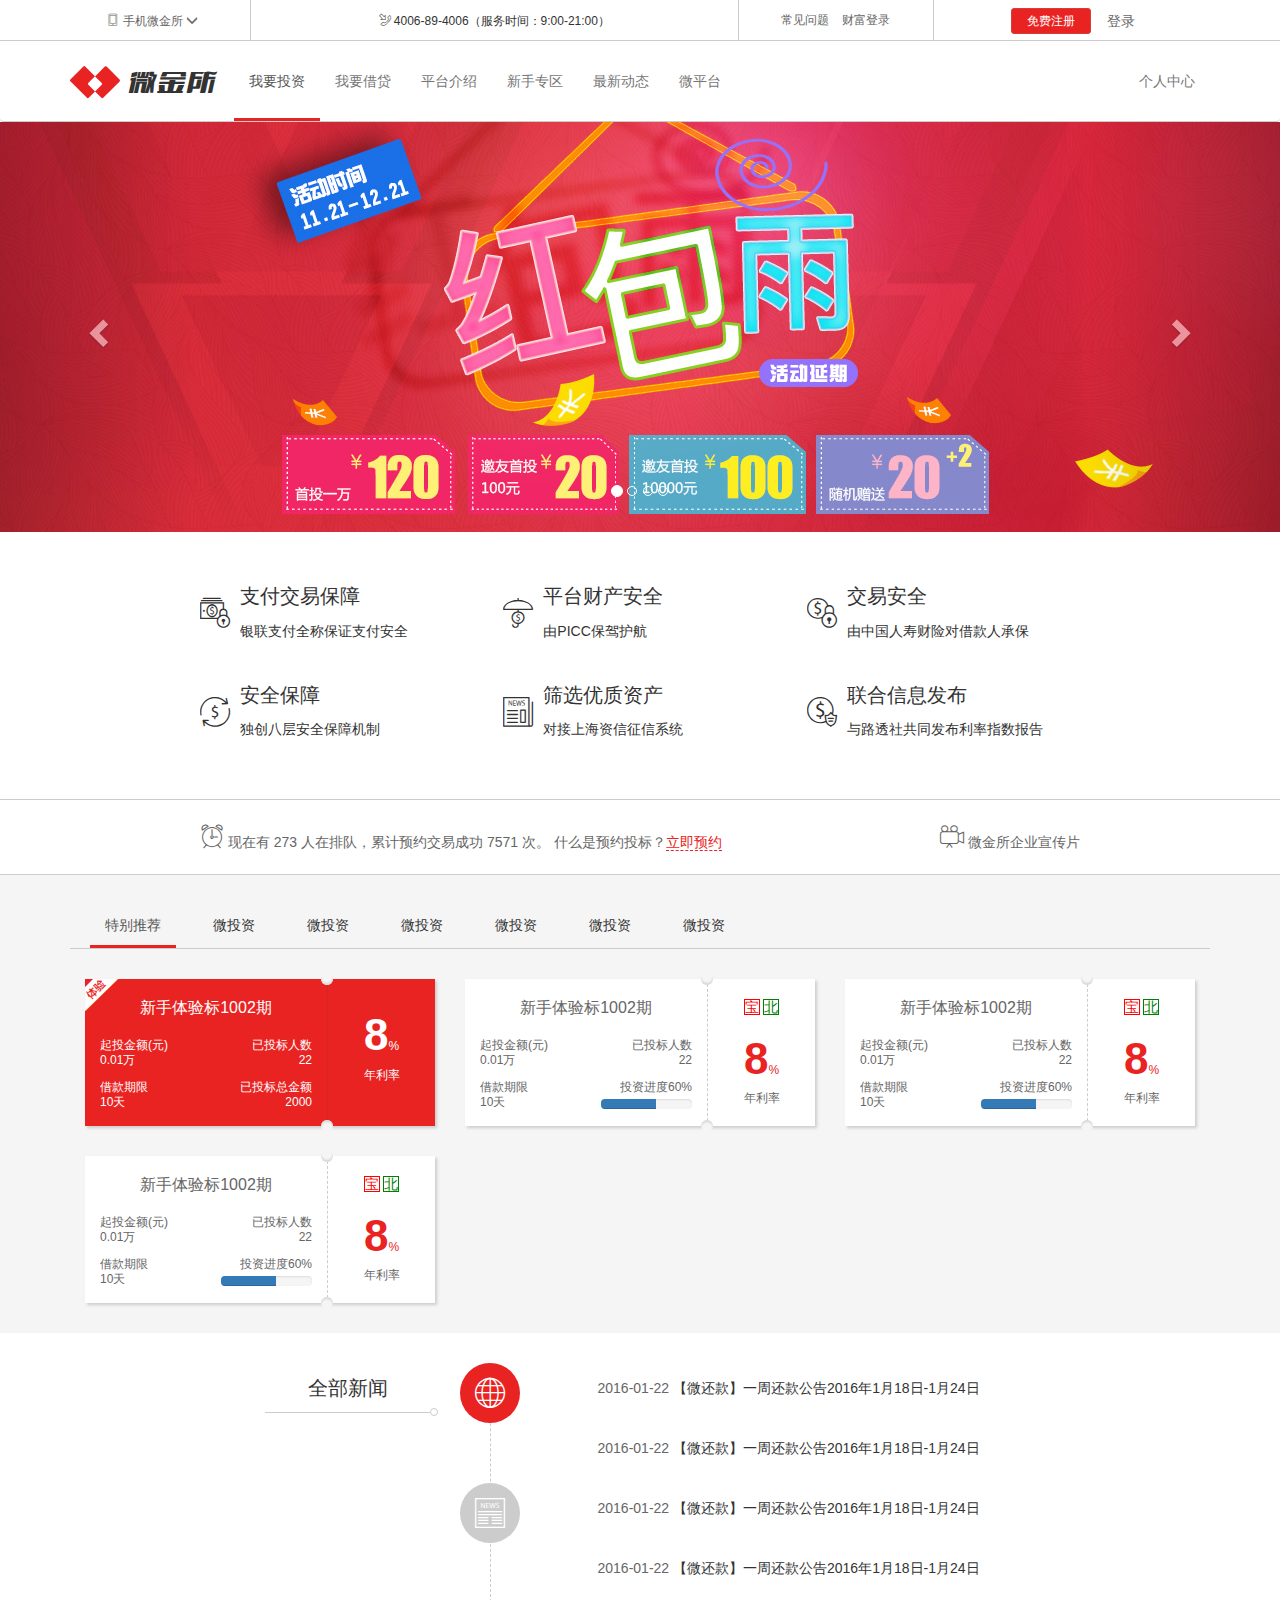
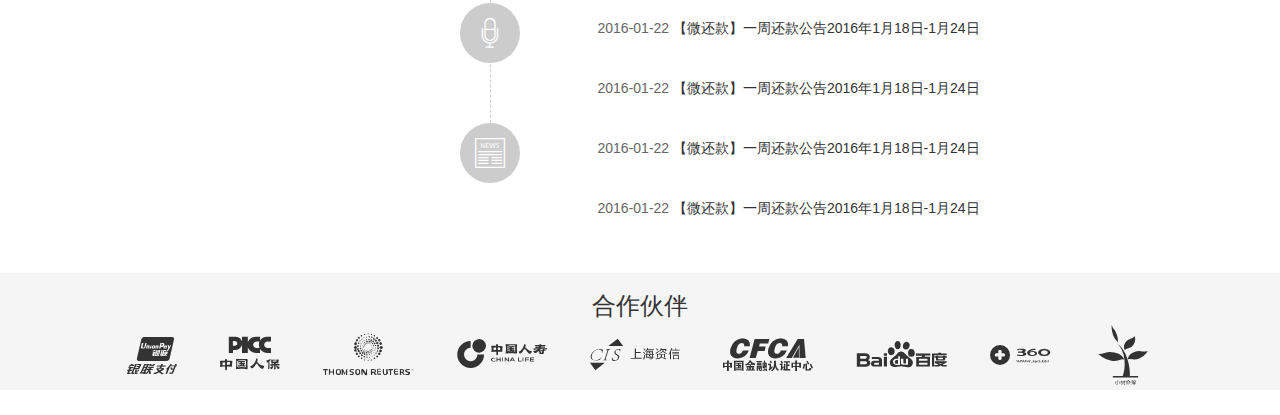
<file: index.html>
<!DOCTYPE html>
<html>
<head lang="zh-CN">
    <meta charset="UTF-8">
    <meta http-equiv="x-ua-compatible" content="IE=edge"/>
    <meta name="viewport" content="width=device-width,initial-scale=1,user-scalable=0"/>
    <title>微金所</title>
    <link rel="stylesheet" href="lib/bootstrap/css/bootstrap.css"/>
    <!-- [if lt IE 9]-->
    <script src="lib/html5shiv/html5shiv.min.js"></script>
    <script src="lib/respond/respond.min.js"></script>
    <!-- [endif]-->
    <!-- 自己的css样式-->
    <link rel="stylesheet" href="css/index.css"/>

</head>
<body>
<!-- 顶部通栏-->
<header class="wjs_header hidden-xs hidden-sm">
    <div class="container">
        <div class="row">
            <div class="col-md-2">
                <a href="#" class="wjs_app">
                    <span class="wjs_icon wjs_icon_phone"></span>
                    <span>手机微金所</span>
                    <span class="glyphicon glyphicon-menu-down"></span>
                    <img src="images/code.jpg" alt=""/>
                </a>
            </div>
            <div class="col-md-5">
                <span class="wjs_icon wjs_icon_tel"></span>
                4006-89-4006（服务时间：9:00-21:00）
            </div>
            <div class="col-md-2">
                <a href="#" class="wjs_mr10">常见问题</a>
                <a href="#">财富登录</a>
            </div>
            <div class="col-md-3">
                <a href="#" type="button" class="btn btn-danger btn-xs btn_register">
                    免费注册
                </a>
                <a href="#" type="button" class="btn btn-link">登录</a>
            </div>
        </div>
    </div>
</header>
<!-- 导航栏-->
<nav class="navbar wjs_nav">
    <!-- 内容版心-->
    <div class="container">
        <!-- 移动端的头部-->
        <!-- Brand and toggle get grouped for better mobile display -->
        <div class="navbar-header">
            <!-- 在移动端才显示汉堡菜单-->
            <!-- data-toggle="collapse" 指明这是一个手风琴功能按钮
            data-target="#bs-example-navbar-collapse-1"
            指向的是被控制的那个盒子 通过ID指定的 也可以通过class来指定
            如果button是一个a连接 那么我们怎么控制他对应的盒子
            是通过href来控制 对应的盒子-->
            <button type="button" class="navbar-toggle collapsed" data-toggle="collapse" data-target="#wjs-collapse"
                    aria-expanded="false">
                <!-- screen read only 提供个屏幕阅读器的（盲人用）-->
                <span class="sr-only">Toggle navigation</span>
                <span class="icon-bar"></span>
                <span class="icon-bar"></span>
                <span class="icon-bar"></span>
            </button>
            <!-- 在这里指的是logo放置的位置-->
            <a class="navbar-brand" href="#">
                <span class="wjs_icon wjs_icon_logo"></span>
                <span class="wjs_icon wjs_icon_word"></span>
            </a>
        </div>
        <!-- 包裹所有的导航菜单-->
        <!-- Collect the nav links, forms, and other content for toggling -->
        <div class="collapse navbar-collapse" id="wjs-collapse">
            <ul class="nav navbar-nav">
                <li class="active"><a href="#">我要投资</a></li>
                <li><a href="#">我要借贷</a></li>
                <li><a href="#">平台介绍</a></li>
                <li><a href="#">新手专区</a></li>
                <li><a href="#">最新动态</a></li>
                <li><a href="#">微平台</a></li>

            </ul>

            <ul class="nav navbar-nav navbar-right">
                <li><a href="#">个人中心</a></li>
            </ul>
        </div>
        <!-- /.navbar-collapse -->
    </div>
    <!-- /.container-fluid -->
</nav>
<!-- 轮播图-->
<div class="wjs_banner">
    <div id="carousel-example-generic" class="carousel slide wjs_banner " data-ride="carousel" data-interval="2000">
        <!-- Indicators -->
        <ol class="carousel-indicators">
        </ol>

        <!-- Wrapper for slides -->
        <div class="carousel-inner" role="listbox">
        </div>

        <!-- Controls -->
        <a class="left carousel-control" href="#carousel-example-generic" role="button" data-slide="prev">
            <span class="glyphicon glyphicon-chevron-left" aria-hidden="true"></span>
            <span class="sr-only">Previous</span>
        </a>
        <a class="right carousel-control" href="#carousel-example-generic" role="button" data-slide="next">
            <span class="glyphicon glyphicon-chevron-right" aria-hidden="true"></span>
            <span class="sr-only">Next</span>
        </a>
    </div>
</div>
<!-- 网站特色-->
<div class="wjs_feature hidden-xs">
    <div class="container">
        <div class="row">
            <div class="col-sm-6 col-md-4">
                <a href="#" class="media">
                    <div class="media-left">
                        <span class="wjs_icon wjs_icon_E903"></span>
                    </div>
                    <div class="media-body">
                        <p>支付交易保障</p>

                        <p>银联支付全称保证支付安全</p>
                    </div>
                </a>
            </div>
            <div class="col-sm-6 col-md-4">
                <a href="#" class="media">
                    <div class="media-left">
                        <span class="wjs_icon wjs_icon_E901"></span>
                    </div>
                    <div class="media-body">
                        <p>平台财产安全</p>

                        <p>由PICC保驾护航</p>
                    </div>
                </a>
            </div>
            <div class="col-sm-6 col-md-4">
                <a href="#" class="media">
                    <div class="media-left">
                        <span class="wjs_icon wjs_icon_E900"></span>
                    </div>
                    <div class="media-body">
                        <p>交易安全</p>

                        <p>由中国人寿财险对借款人承保</p>
                    </div>
                </a>
            </div>
            <div class="col-sm-6 col-md-4">
                <a href="#" class="media">
                    <div class="media-left">
                        <span class="wjs_icon wjs_icon_E904"></span>
                    </div>
                    <div class="media-body">
                        <p>安全保障</p>

                        <p>独创八层安全保障机制</p>
                    </div>
                </a>
            </div>
            <div class="col-sm-6 col-md-4">
                <a href="#" class="media">
                    <div class="media-left">
                        <span class="wjs_icon wjs_icon_E902"></span>
                    </div>
                    <div class="media-body">
                        <p>筛选优质资产</p>

                        <p>对接上海资信征信系统</p>
                    </div>
                </a>
            </div>
            <div class="col-sm-6 col-md-4">
                <a href="#" class="media">
                    <div class="media-left">
                        <span class="wjs_icon wjs_icon_E907"></span>
                    </div>
                    <div class="media-body">
                        <p>联合信息发布</p>

                        <p>与路透社共同发布利率指数报告</p>
                    </div>
                </a>
            </div>
        </div>
    </div>
</div>
<!-- 预约-->
<div class="wjs_book">
    <div class="container">
        <div class="pull-left">
            <span class="wjs_icon wjs_icon_E906 font24"></span>
            <span>现在有 273 人在排队，累计预约交易成功 7571 次。</span>
            <span>什么是预约投标？<a href="#" class="book">立即预约</a></span>
        </div>
        <a href="#" class="pull-right hidden-xs">
            <span class="wjs_icon wjs_icon_E905 font24"></span>
            微金所企业宣传片
        </a>
    </div>
</div>
<!-- 产品-->
<div class="wjs_product">
    <div class="container">
        <div class="wjs_tabs_parent">
            <!-- Nav tabs -->
            <ul class="nav wjs_tabs" role="tablist">
                <li role="presentation" class="active"><a href="#wjs_product_1" aria-controls="home" role="tab" data-toggle="tab">特别推荐</a></li>
                <li role="presentation"><a href="#wjs_product_2" aria-controls="profile" role="tab" data-toggle="tab">微投资</a></li>
                <li role="presentation"><a href="#wjs_product_3" aria-controls="messages" role="tab" data-toggle="tab">微投资</a></li>
                <li role="presentation"><a href="#wjs_product_4" aria-controls="settings" role="tab" data-toggle="tab">微投资</a></li>
                <li role="presentation"><a href="#wjs_product_5" aria-controls="profile" role="tab" data-toggle="tab">微投资</a></li>
                <li role="presentation"><a href="#wjs_product_6" aria-controls="messages" role="tab" data-toggle="tab">微投资</a></li>
                <li role="presentation"><a href="#wjs_product_7" aria-controls="settings" role="tab" data-toggle="tab">微投资</a></li>
            </ul>
        </div>

            <div class="tab-content">
                <div role="tabpanel" class="tab-pane active" id="wjs_product_1">
                    <!-- 产品内容1 -->
                    <div class="col-md-4 col-sm-6 col-xs-12">
                        <a href="#" class="wjs_product_item tiyan">
                            <div class="item_right">
                                <p><b>8</b><sub>%</sub></p>
                                <p>年利率</p>
                            </div>
                            <div class="item_left">
                                <h3 class="text-center">新手体验标1002期</h3>
                                <div class="col-xs-6 text-left">
                                    <p>起投金额(元)</p>
                                    <p>0.01万</p>
                                </div>
                                <div class="col-xs-6 text-right">
                                    <p>已投标人数</p>
                                    <p>22</p>
                                </div>
                                <div class="col-xs-6 text-left">
                                    <p>借款期限</p>
                                    <p>10天</p>
                                </div>
                                <div class="col-xs-6 text-right">
                                    <p>已投标总金额(元)</p>
                                    <p>2000</p>
                                </div>
                            </div>
                        </a>
                    </div>
                    <div class="col-md-4 col-sm-6 col-xs-12">
                        <a href="#" class="wjs_product_item">
                            <div class="item_right">
                                <div class="wjs_mt20">
                                    <span class="wjs_word_red" data-toggle="tooltip" data-placement="top" title="微金宝">宝</span>
                                    <span class="wjs_word_green" data-toggle="tooltip" data-placement="top" title="北京市">北</span>
                                </div>
                                <p><b>8</b><sub>%</sub></p>
                                <p>年利率</p>
                            </div>
                            <div class="item_left">
                                <h3 class="text-center">新手体验标1002期</h3>
                                <div class="col-xs-6 text-left">
                                    <p>起投金额(元)</p>
                                    <p>0.01万</p>
                                </div>
                                <div class="col-xs-6 text-right">
                                    <p>已投标人数</p>
                                    <p>22</p>
                                </div>
                                <div class="col-xs-6 text-left">
                                    <p>借款期限</p>
                                    <p>10天</p>
                                </div>
                                <div class="col-xs-6 text-right">
                                    <p>投资进度60%</p>
                                    <div class="progress">
                                        <div class="progress-bar" role="progressbar" aria-valuenow="60" aria-valuemin="0" aria-valuemax="100" style="width: 60%;">

                                        </div>
                                    </div>
                                </div>
                            </div>
                        </a>
                    </div>
                    <div class="col-md-4 col-sm-6 col-xs-12">
                        <a href="#" class="wjs_product_item">
                            <div class="item_right">
                                <div class="wjs_mt20">
                                    <span class="wjs_word_red" data-toggle="tooltip" data-placement="top" title="微金宝">宝</span>
                                    <span class="wjs_word_green" data-toggle="tooltip" data-placement="top" title="北京市">北</span>
                                </div>
                                <p><b>8</b><sub>%</sub></p>
                                <p>年利率</p>
                            </div>
                            <div class="item_left">
                                <h3 class="text-center">新手体验标1002期</h3>
                                <div class="col-xs-6 text-left">
                                    <p>起投金额(元)</p>
                                    <p>0.01万</p>
                                </div>
                                <div class="col-xs-6 text-right">
                                    <p>已投标人数</p>
                                    <p>22</p>
                                </div>
                                <div class="col-xs-6 text-left">
                                    <p>借款期限</p>
                                    <p>10天</p>
                                </div>
                                <div class="col-xs-6 text-right">
                                    <p>投资进度60%</p>
                                    <div class="progress">
                                        <div class="progress-bar" role="progressbar" aria-valuenow="60" aria-valuemin="0" aria-valuemax="100" style="width: 60%;">

                                        </div>
                                    </div>
                                </div>
                            </div>
                        </a>
                    </div>
                    <div class="col-md-4 col-sm-6 col-xs-12">
                        <a href="#" class="wjs_product_item">
                            <div class="item_right">
                                <div class="wjs_mt20">
                                    <span class="wjs_word_red" data-toggle="tooltip" data-placement="top" title="微金宝">宝</span>
                                    <span class="wjs_word_green" data-toggle="tooltip" data-placement="top" title="北京市">北</span>
                                </div>
                                <p><b>8</b><sub>%</sub></p>
                                <p>年利率</p>
                            </div>
                            <div class="item_left">
                                <h3 class="text-center">新手体验标1002期</h3>
                                <div class="col-xs-6 text-left">
                                    <p>起投金额(元)</p>
                                    <p>0.01万</p>
                                </div>
                                <div class="col-xs-6 text-right">
                                    <p>已投标人数</p>
                                    <p>22</p>
                                </div>
                                <div class="col-xs-6 text-left">
                                    <p>借款期限</p>
                                    <p>10天</p>
                                </div>
                                <div class="col-xs-6 text-right">
                                    <p>投资进度60%</p>
                                    <div class="progress">
                                        <div class="progress-bar" role="progressbar" aria-valuenow="60" aria-valuemin="0" aria-valuemax="100" style="width: 60%;">

                                        </div>
                                    </div>
                                </div>
                            </div>
                        </a>
                    </div>
                </div>
                <div role="tabpanel" class="tab-pane" id="wjs_product_2">2</div>
                <div role="tabpanel" class="tab-pane" id="wjs_product_3">3</div>
                <div role="tabpanel" class="tab-pane" id="wjs_product_4">4</div>
                <div role="tabpanel" class="tab-pane" id="wjs_product_5">5</div>
                <div role="tabpanel" class="tab-pane" id="wjs_product_6">6</div>
                <div role="tabpanel" class="tab-pane" id="wjs_product_7">7</div>
            </div>
    </div>
</div>
<!-- 新闻-->
<div class="wjs_news">
    <div class="container">
        <div class="row">
            <div class="col-md-2 col-md-offset-2">
                <div class="wjs_news_tit">
                    全部新闻
                </div>
            </div>
            <div class="col-md-1">
                <div class="wjs_news_line hidden-xs hidden-sm"></div>
                <!-- Nav tabs-->
                <ul class="nav wjs_news_tabs" role="tablist">
                    <li role="presentation" class="active"><a href="#home" aria-controls="home" role="tab" data-toggle="tab">
                        <span class="wjs_icon wjs_icon_new01"></span>
                    </a></li>
                    <li role="presentation"><a href="#profile" aria-controls="profile" role="tab" data-toggle="tab">
                        <span class="wjs_icon wjs_icon_new02"></span>
                    </a></li>
                    <li role="presentation"><a href="#messages" aria-controls="messages" role="tab" data-toggle="tab">
                        <span class="wjs_icon wjs_icon_new03"></span>
                    </a></li>
                    <li role="presentation"><a href="#settings" aria-controls="settings" role="tab" data-toggle="tab">
                        <span class="wjs_icon wjs_icon_new02"></span>
                    </a></li>
                </ul>
            </div>
            <div class="col-md-7">
                <!-- Tab panes -->
                <div class="tab-content">
                    <div role="tabpanel" class="tab-pane active" id="home">
                        <ul><li><span class="hidden-xs">2016-01-22</span><a href="#">
                            【微还款】一周还款公告2016年1月18日-1月24日
                        </a></li></ul>
                        <ul><li><span class="hidden-xs">2016-01-22</span><a href="#">
                            【微还款】一周还款公告2016年1月18日-1月24日
                        </a></li></ul>
                        <ul><li><span class="hidden-xs">2016-01-22</span><a href="#">
                            【微还款】一周还款公告2016年1月18日-1月24日
                        </a></li></ul>
                        <ul><li><span class="hidden-xs">2016-01-22</span><a href="#">
                            【微还款】一周还款公告2016年1月18日-1月24日
                        </a></li></ul>
                        <ul><li><span class="hidden-xs">2016-01-22</span><a href="#">
                            【微还款】一周还款公告2016年1月18日-1月24日
                        </a></li></ul>
                        <ul><li><span class="hidden-xs">2016-01-22</span><a href="#">
                            【微还款】一周还款公告2016年1月18日-1月24日
                        </a></li></ul>
                        <ul><li><span class="hidden-xs">2016-01-22</span><a href="#">
                            【微还款】一周还款公告2016年1月18日-1月24日
                        </a></li></ul>
                        <ul><li><span class="hidden-xs">2016-01-22</span><a href="#">
                            【微还款】一周还款公告2016年1月18日-1月24日
                        </a></li></ul>
                    </div>
                    <div role="tabpanel" class="tab-pane" id="profile">...</div>
                    <div role="tabpanel" class="tab-pane" id="messages">...</div>
                    <div role="tabpanel" class="tab-pane" id="settings">...</div>
                </div>
            </div>
        </div>
    </div>
</div>
<!-- 合作伙伴-->
<div class="wjs_teamwork">
    <div class="container">
        <h3 class="text-center">
            合作伙伴
        </h3>
        <ul>
            <li><a href="#" class="wjs_icon wjs_icon_partner01 font50"></a></li>
            <li><a href="#" class="wjs_icon wjs_icon_partner02 font60"></a></li>
            <li><a href="#" class="wjs_icon wjs_icon_partner03 font90"></a></li>
            <li><a href="#" class="wjs_icon wjs_icon_partner04 font90"></a></li>
            <li><a href="#" class="wjs_icon wjs_icon_partner05 font90"></a></li>
            <li><a href="#" class="wjs_icon wjs_icon_partner06 font90"></a></li>
            <li><a href="#" class="wjs_icon wjs_icon_partner07 font90"></a></li>
            <li><a href="#" class="wjs_icon wjs_icon_partner08 font60"></a></li>
            <li><a href="#" class="wjs_icon wjs_icon_partner09 font60"></a></li>
        </ul>
    </div>
</div>
<!--模板引擎-->
<!-- 点-->
<script type="text/template" id="template_point">

    <%_.each(model,function(item,i){%>
    <li data-target="#carousel-example-generic" data-slide-to="<%=i%>" class="<%=(i==0?'active':'')%>"></li>
    <%});%>
</script>
<!-- 图片-->
<script type="text/template" id="template_image">
    <%if(model.isMobile){%>
    <!--$.each(list,function(index,obj){});
     list.each(function(index,obj){});-->
    <%_.each(model.list,function(item,i){%>
    <div class="item <%=(i==0?'active':'')%>">
        <a href="#" class="m_img hidden-sm hidden-md hidden-lg">
            <img src="<%=item.img%>" alt=""/>
        </a>
    </div>
    <%});%>
    <%}else{%>
    <%_.each(model.list,function(item,i){%>
    <div class="item <%=(i==0?'active':'')%>">
        <a href="#" class="pc_img hidden-xs" style="background-image: url(<%=item.bac%>)"></a>
    </div>
    <%});%>
    <%}%>

</script>
<script src="lib/jquery/jquery.min.js"></script>
<script src="lib/bootstrap/js/bootstrap.min.js"></script>
<!-- underscore-->
<script src="lib/underscore/underscore-min.js"></script>
<!--自己的js文件 我们基于上面两个框架-->
<script src="js/index.js"></script>
</body>
</html>
</file>
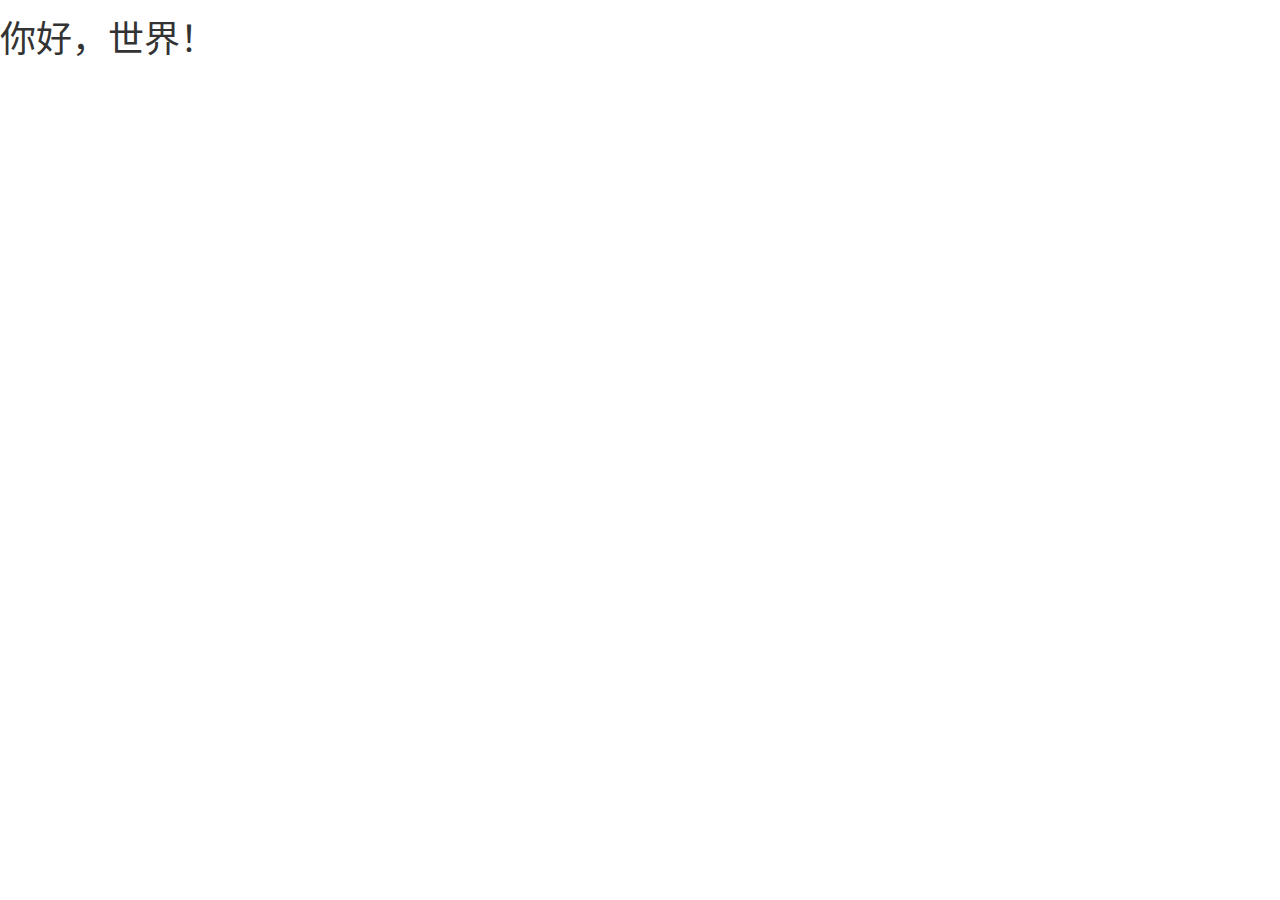
<file: demo/template.html>
<!--html5的标准文档结构-->
<!DOCTYPE html>
<!--指定文档的语言中文-简体-->
<html lang="zh-CN">
<head>
    <!-- 指定当前网页的编码格式-->
    <meta charset="UTF-8">
    <!-- 指定当前的IE浏览器用它最新的渲染引擎
    来渲染我们的网页-->
    <meta http-equiv="X-UA-Compatible" content="IE=edge"/>
    <!-- 只会在移动端识别 视口 当前的宽度等于设备的宽度 默认的缩放比1.0，不允许用户自行缩放 -->
    <meta name="viewport" content="width=device,inital-scale=1,user-scalable=0"/>
    <!-- 上述3个meta标签*必须*放在最前面，任何其他内容都*必须*跟随其后-->

    <title>title</title>
    <!-- Bootstrap-->
    <!-- 引入核心css文件-->
    <link rel="stylesheet" href="../lib/bootstrap/css/bootstrap.min.css"/>
    <!--html5shiv 是IE9一下的浏览器支持html5标签
     respond 在IE9一下不支持media query的时候让它能支持 我们的媒体查询
     注意：：：：以http形式打开预览cdn资源加速引擎 由于是在本地开发是不是应用本地的文件
     -->
    <!-- HTML5 shim and Respond.js for IE8 support of HTML5 elements and media queries -->
    <!-- WARNING: Respond.js doesn't work if you view the page via file:// -->

    <!-- [if lt IE 9]-->
    <script src="../lib/html5shiv/html5shiv.min.js"></script>
    <script src="../lib/respond/respond.min.js"></script>
    <!-- [endif]-->

    <!-- 自己的css样式-->

</head>
<body>
<h1>你好，世界！</h1>
<!--说明bootstrap 是基于jQuery开发的-->
<!--jQuery(necessary for Bootstrap's javaScript plugins)引用的是jquery-->
<script src="../lib/jquery/jquery.min.js"></script>
<!--bootstrap的核心js文件-->
<!-- Include all compiled plugins (below), or include individual files as needed -->
<script src="../lib/bootstrap/js/bootstrap.min.js"></script>
<!--自己的js文件 我们基本上面两个框架-->

</body>
</html>
</file>
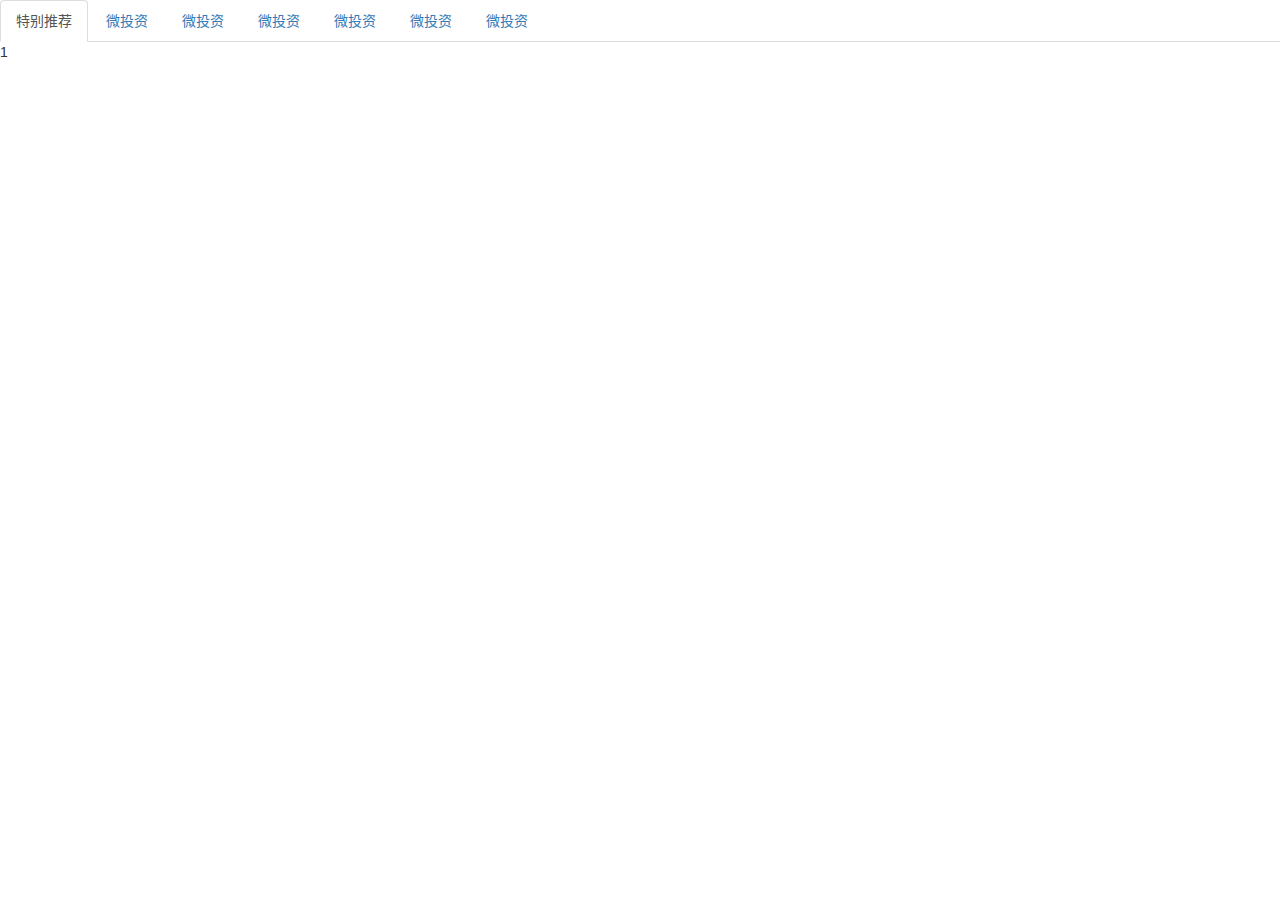
<file: demo/标签页.html>
<!--html5的标准文档结构-->
<!DOCTYPE html>
<!--指定文档的语言中文-简体-->
<html lang="zh-CN">
<head>
    <!-- 指定当前网页的编码格式-->
    <meta charset="UTF-8">
    <!-- 指定当前的IE浏览器用它最新的渲染引擎
    来渲染我们的网页-->
    <meta http-equiv="X-UA-Compatible" content="IE=edge"/>
    <!-- 只会在移动端识别 视口 当前的宽度等于设备的宽度 默认的缩放比1.0，不允许用户自行缩放 -->
    <meta name="viewport" content="width=device,inital-scale=1,user-scalable=0"/>
    <!-- 上述3个meta标签*必须*放在最前面，任何其他内容都*必须*跟随其后-->

    <title>title</title>
    <!-- Bootstrap-->
    <!-- 引入核心css文件-->
    <link rel="stylesheet" href="../lib/bootstrap/css/bootstrap.min.css"/>
    <!--html5shiv 是IE9一下的浏览器支持html5标签
     respond 在IE9一下不支持media query的时候让它能支持 我们的媒体查询
     注意：：：：以http形式打开预览cdn资源加速引擎 由于是在本地开发是不是应用本地的文件
     -->
    <!-- HTML5 shim and Respond.js for IE8 support of HTML5 elements and media queries -->
    <!-- WARNING: Respond.js doesn't work if you view the page via file:// -->

    <!-- [if lt IE 9]-->
    <script src="../lib/html5shiv/html5shiv.min.js"></script>
    <script src="../lib/respond/respond.min.js"></script>
    <!-- [endif]-->

    <!-- 自己的css样式-->

</head>
<body>

<div>

    <!-- Nav tabs -->
    <ul class="nav nav-tabs" role="tablist">
        <li role="presentation" class="active"><a href="#wjs_product_1" aria-controls="home" role="tab" data-toggle="tab">特别推荐</a></li>
        <li role="presentation"><a href="#wjs_product_2" aria-controls="profile" role="tab" data-toggle="tab">微投资</a></li>
        <li role="presentation"><a href="#wjs_product_3" aria-controls="messages" role="tab" data-toggle="tab">微投资</a></li>
        <li role="presentation"><a href="#wjs_product_4" aria-controls="settings" role="tab" data-toggle="tab">微投资</a></li>
        <li role="presentation"><a href="#wjs_product_5" aria-controls="profile" role="tab" data-toggle="tab">微投资</a></li>
        <li role="presentation"><a href="#wjs_product_6" aria-controls="messages" role="tab" data-toggle="tab">微投资</a></li>
        <li role="presentation"><a href="#wjs_product_7" aria-controls="settings" role="tab" data-toggle="tab">微投资</a></li>
    </ul>

    <!-- Tab panes -->
    <div class="tab-content">
        <div role="tabpanel" class="tab-pane active" id="wjs_product_1">1</div>
        <div role="tabpanel" class="tab-pane" id="wjs_product_2">2</div>
        <div role="tabpanel" class="tab-pane" id="wjs_product_3">3</div>
        <div role="tabpanel" class="tab-pane" id="wjs_product_4">4</div>
        <div role="tabpanel" class="tab-pane" id="wjs_product_5">5</div>
        <div role="tabpanel" class="tab-pane" id="wjs_product_6">6</div>
        <div role="tabpanel" class="tab-pane" id="wjs_product_7">7</div>
    </div>

</div>
<!--说明bootstrap 是基于jQuery开发的-->
<!--jQuery(necessary for Bootstrap's javaScript plugins)引用的是jquery-->
<script src="../lib/jquery/jquery.min.js"></script>
<!--bootstrap的核心js文件-->
<!-- Include all compiled plugins (below), or include individual files as needed -->
<script src="../lib/bootstrap/js/bootstrap.min.js"></script>
<!--自己的js文件 我们基本上面两个框架-->

</body>
</html>
</file>
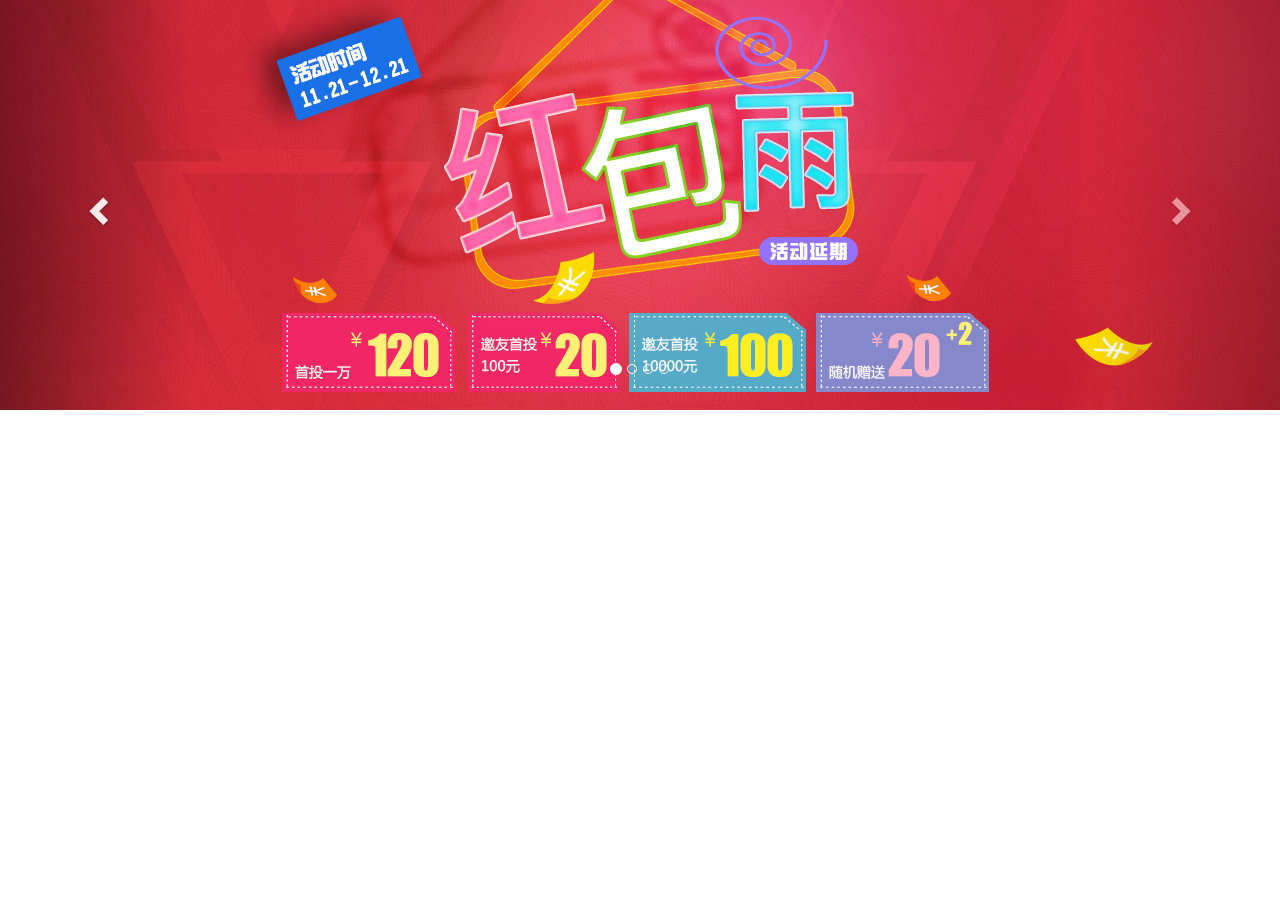
<file: demo/轮播图.html>
<!--html5的标准文档结构-->
<!DOCTYPE html>
<!--指定文档的语言中文-简体-->
<html lang="zh-CN">
<head>
    <!-- 指定当前网页的编码格式-->
    <meta charset="UTF-8">
    <!-- 指定当前的IE浏览器用它最新的渲染引擎
    来渲染我们的网页-->
    <meta http-equiv="X-UA-Compatible" content="IE=edge"/>
    <!-- 只会在移动端识别 视口 当前的宽度等于设备的宽度 默认的缩放比1.0，不允许用户自行缩放 -->
    <meta name="viewport" content="width=device,inital-scale=1,user-scalable=0"/>
    <!-- 上述3个meta标签*必须*放在最前面，任何其他内容都*必须*跟随其后-->

    <title>title</title>
    <!-- Bootstrap-->
    <!-- 引入核心css文件-->
    <link rel="stylesheet" href="../lib/bootstrap/css/bootstrap.min.css"/>
    <!--html5shiv 是IE9一下的浏览器支持html5标签
     respond 在IE9一下不支持media query的时候让它能支持 我们的媒体查询
     注意：：：：以http形式打开预览cdn资源加速引擎 由于是在本地开发是不是应用本地的文件
     -->
    <!-- HTML5 shim and Respond.js for IE8 support of HTML5 elements and media queries -->
    <!-- WARNING: Respond.js doesn't work if you view the page via file:// -->

    <!-- [if lt IE 9]-->
    <script src="../lib/html5shiv/html5shiv.min.js"></script>
    <script src="../lib/respond/respond.min.js"></script>
    <!-- [endif]-->

    <!-- 自己的css样式-->
    <style>
        /*pc*/
        .carousel-inner>.item>a.pc_img {
            height: 410px;
            width: 100%;
            display: block;
            background-repeat: no-repeat;
            background-size: cover;
            background-position: center center;
        }
        /*m*/
        .carousel-inner>.item>a.m_img {
            width: 100%;
            display: block;
        }
        .carousel-inner>.item>a.m_img>img {
            width: 100%;
        }
    </style>

</head>
<body>
<div id="carousel-example-generic" class="carousel slide" data-ride="carousel">
    <!-- Indicators -->
    <ol class="carousel-indicators">
        <li data-target="#carousel-example-generic" data-slide-to="0" class="active"></li>
        <li data-target="#carousel-example-generic" data-slide-to="1"></li>
        <li data-target="#carousel-example-generic" data-slide-to="2"></li>
        <li data-target="#carousel-example-generic" data-slide-to="3"></li>
    </ol>

    <!-- Wrapper for slides -->
    <div class="carousel-inner" role="listbox">
        <div class="item active">
            <a href="#" class="m_img hidden-sm hidden-md hidden-lg">
                <img src="../images/slide_01_640x340.jpg" alt=""/>
            </a>
            <a href="#" class="pc_img hidden-xs" style="background-image: url(../images/slide_01_2000x410.jpg)"></a>
        </div>
        <div class="item">
            <a href="#" class="m_img hidden-sm hidden-md hidden-lg">
                <img src="../images/slide_02_640x340.jpg" alt=""/>
            </a>
            <a href="#" class="pc_img hidden-xs" style="background-image: url(../images/slide_02_2000x410.jpg)"></a>
        </div>
        <div class="item">
            <a href="#" class="m_img hidden-sm hidden-md hidden-lg">
                <img src="../images/slide_03_640x340.jpg" alt=""/>
            </a>
            <a href="#" class="pc_img hidden-xs" style="background-image: url(../images/slide_03_2000x410.jpg)"></a>
        </div>
        <div class="item">
            <a href="#" class="m_img hidden-sm hidden-md hidden-lg">
                <img src="../images/slide_04_640x340.jpg" alt=""/>
            </a>
            <a href="#" class="pc_img hidden-xs" style="background-image: url(../images/slide_04_2000x410.jpg)"></a>
        </div>
    </div>

    <!-- Controls -->
    <a class="left carousel-control" href="#carousel-example-generic" role="button" data-slide="prev">
        <span class="glyphicon glyphicon-chevron-left" aria-hidden="true"></span>
        <span class="sr-only">Previous</span>
    </a>
    <a class="right carousel-control" href="#carousel-example-generic" role="button" data-slide="next">
        <span class="glyphicon glyphicon-chevron-right" aria-hidden="true"></span>
        <span class="sr-only">Next</span>
    </a>
</div>
<!--说明bootstrap 是基于jQuery开发的-->
<!--jQuery(necessary for Bootstrap's javaScript plugins)引用的是jquery-->
<script src="../lib/jquery/jquery.min.js"></script>
<!--bootstrap的核心js文件-->
<!-- Include all compiled plugins (below), or include individual files as needed -->
<script src="../lib/bootstrap/js/bootstrap.min.js"></script>
<!--自己的js文件 我们基本上面两个框架-->

</body>
</html>
</file>
<file: css/index.css>
/*===========公用的css========*/
body {
    font-family: "Microsoft YaHei",sans-serif;
    font-size: 12px;
    color: #333;
}
a {
    color:#333;
}
a:hover {
    color:#333;
    text-decoration: none;
}
@font-face {
     font-family:"wjs";
    /*引入字体文件 不同的浏览器支持的字体文件的格式不一样*/
    src:url(../fonts/MiFie-Web-Font.eot) format("embedded-opentype"),
    url(../fonts/MiFie-Web-Font.svg) format("svg"),
    url(../fonts/MiFie-Web-Font.ttf) format("truetype"),
    url(../fonts/MiFie-Web-Font.woff) format("woff");

}
/*定义一个字体图标*/
.wjs_icon {
    font-family: wjs;
}
/*好处 ：方便简洁、大小可以设置、还可以设置颜色*/
.wjs_icon_phone::before {
    content: "\e908";
}
.wjs_icon_tel::before {
    content: "\e909";
}
.wjs_icon_logo::before {
    content:"\e920";
}
.wjs_icon_word::before {
    content: "\e93e";
}
.wjs_icon_E903::before {
    content: '\e903';
}
.wjs_icon_E906::before {
    content: '\e906';
}
.wjs_icon_E905::before {
    content: '\e905';
}
.wjs_icon_E907::before {
    content: '\e907';
}
.wjs_icon_E901::before {
    content: '\e901';
}
.wjs_icon_E900::before {
    content: '\e900';
}
.wjs_icon_E904::before {
    content: '\e904';
}
.wjs_icon_E902::before {
    content: '\e902';
}
.wjs_icon_new01::before {
    content: '\e90e';
}
.wjs_icon_new02::before {
    content: '\e90f';
}
.wjs_icon_new03::before {
    content: '\e910';
}
.wjs_icon_new04::before {
    content: '\e911';
}
.wjs_icon_partner01::before {
    content: '\e946';
}
.wjs_icon_partner02::before {
    content: '\e92f';
}
.wjs_icon_partner03::before {
    content: '\e92e';
}
.wjs_icon_partner04::before {
    content: '\e92a';
}
.wjs_icon_partner05::before {
    content: '\e929';
}
.wjs_icon_partner06::before {
    content: '\e931';
}
.wjs_icon_partner07::before {
    content: '\e92c';
}
.wjs_icon_partner08::before {
    content: '\e92b';
}
.wjs_icon_partner09::before {
    content: '\e92d';
}
.font24 {
    font-size: 24px;
}
.font30 {
    font-size: 30px;
}
.font50 {
    font-size: 50px;
}
.font60 {
    font-size: 60px;
}
.font80 {
    font-size: 80px;
}
.font90 {
    font-size: 90px;
}
/*公用的间距工具*/
.wjs_ml10 {
    margin-left: 10px;
}
.wjs_mr10 {
    margin-right: 10px;
}
.wjs_mt20 {
    margin-top: 20px;
}




/*===========模板化的css========*/
/*顶部通栏*/
.wjs_header {
    border-bottom:1px solid #ccc;
}
.wjs_header > .container {
    height: 40px;
}
.wjs_header>.container>.row>div {
    height: 40px;
    text-align: center;
    line-height: 40px;

}
.wjs_header>.container>.row>div+div {
    border-left:1px solid #ccc;
}
.wjs_header a {
    color: #666;
}

/*手机微金所*/
.wjs_app {
    color: #666;
    display: block;
    position: relative;

}
.wjs_app>img {
    display: none;
    z-index: 1000;
}
.wjs_app:hover {
    color: #666;
    text-decoration: none;
}
.wjs_app:hover>img {
    display: block;
    position: absolute;
    top: 40px;
    left: 50%;
    margin-left: -60px;
    border: 1px solid #ccc;
    border-top: none;
}
.wjs_header .btn_register {
    color: #fff;
    background: #E92322;
    padding:3px 15px;
}
.wjs_header .btn_register:hover {
    background: #E92322;
    border-color:#E92322;
}
.wjs_header .btn-link {
    color: #666;
}
.wjs_header .btn-link:hover {
    color: #666;
    text-decoration: none;
}
/*导航条自定义自己的导航条*/
.wjs_nav {
    background: #fff;
    border:none;
    margin-bottom: 0;
    border-bottom: 1px solid #ccc;
    font-size: 14px;
}
/*定义字体的颜色和大小
*/
.wjs_nav .wjs_icon_logo {
    font-size: 50px;
    line-height: 50px;
    vertical-align: middle;
    color: #E92322;
}
.wjs_nav .wjs_icon_word {
    font-size: 36px;
    line-height: 50px;
    vertical-align: middle;
    color: #333;
}
.wjs_nav .navbar-brand {
    color: #777;
    line-height: 50px;
    height:80px;
}
.wjs_nav .navbar-brand:hover,.wjs_nav .navbar-brand:focus {
    color: #5e5e5e;
    background-color: transparent;
}
.wjs_nav .navbar-text {
    color: #777;
}
.wjs_nav .navbar-nav>li>a {
    color: #777;
    line-height: 50px;
    height: 80px;
}
.wjs_nav .navbar-nav>li>a:hover,
.wjs_nav .navbar-nav>li>a:focus {
    color: #333;
    background-color: #fff;
    border-bottom: 3px solid #E92322;
}
.wjs_nav .navbar-nav>.active >a,
.wjs_nav .navbar-nav>.active>a:hover,
.wjs_nav .navbar-nav>.active>a:focus {
    color: #555;
    background-color: #fff;
    border-bottom: 3px solid #E92322;
}
.wjs_nav .navbar-nav >.disabled>a,
.wjs_nav .navbar-nav>.disabled >a:hover,
.wjs_nav .navbar-nav>.disabled>a:focus {
    color: #ccc;
    background-color: transparent;

}
.wjs_nav .navbar-toggle {
    border-color: #ddd;
    /*margin-top:23px;*/
    margin:23px 0;
}
.wjs_nav .navbar-toggle:hover,
.wjs_nav .navbar-toggle:focus {
    background-color: #ddd;
}
.wjs_nav .navbar-toggle .icon-bar {
    background-color: #888;
}
.wjs_nav .navbar-collapse,
.wjs_nav .navbar-form {
    border-color: #e7e7e7;
}
.wjs_nav .navbar-nav>.open>a,
.wjs_nav .navbar-nav >.open>a:hover,
.wjs_nav .navbar-nav> .open>a:focus {

    color: #555;
    background-color: #e7e7e7;
}

@media (max-width: 767px) {
    .wjs_nav .navbar-nav .open .dropdown-menu >li>a {
        color: #777;
    }
    .wjs_nav .navbar-nav .open .dropdown-menu>li>a:hover,
    .wjs_nav .navbar-nav .open .dropdown-menu>li>a:focus {
        color: #333;
        background-color: transparent;
    }
    .wjs_nav .navbar-nav .open .dropdown-menu>.active>a,
    .wjs_nav .navbar-nav .open .dropdown-menu>.active>a:hover,
    .wjs_nav .navbar-nav .open .dropdown-menu >.active>a:focus {
        color: #555;
        background-color: #e7e7e7;
    }
    .wjs_nav .navbar-nav .open .dropdown-menu>.disabled>a,
    .wjs_nav .navbar-nav .open .dropdown-menu>.disabled>a:hover,
    .wjs_nav .navbar-nav .open .dropdown-menu>.disabled>a:focus {
        color: #ccc;
        background-color: transparent;
    }
}
.wjs_nav .navbar-link {
    color: #777;
}
.wjs_nav .navbar-link:hover {
    color: #333;
}
.wjs_nav .btn-link {
    color: #777;
}
.wjs_nav .btn-link:hover,
.wjs_nav .btn-link:focus {
    color: #333;
}
.wjs_nav .btn-link[disabled]:hover,
fieldset[disabled] .wjs_nav .btn-link:hover,
.wjs_nav .btn-link[disabled]:focus,
fieldset[disabled] .wjs_nav .btn-link:focus {
    color: #ccc;
}

/*轮播图*/
/*pc*/
.wjs_banner .carousel-inner>.item>a.pc_img {
    height: 410px;
    width: 100%;
    display: block;
    background-repeat: no-repeat;
    background-size: cover;
    background-position: center center;
}
/*m*/
.wjs_banner .carousel-inner>.item>a.m_img {
    width: 100%;
    display: block;
}
.wjs_banner .carousel-inner>.item>a.m_img>img {
    width: 100%;
}
/*特色*/
.wjs_feature {
    padding:35px 0;
    border-bottom: 1px solid #ccc;
}
.wjs_feature .container {
    max-width: 910px;
}
.wjs_feature .media {
    width: 100%;
    color: #333;
    display: block;
    padding: 15px 0;
}
.wjs_feature .media:hover {
    color: #E92322;
}
.wjs_feature .media .media-left {
    padding-top:10px;
}
.wjs_feature .media .wjs_icon {
    font-size: 30px;
}
.wjs_feature .media .media-body p:first-child {
    font-size: 20px;
}
.wjs_feature .media .media-body p:last-child {
    font-size: 14px;
}
/*预约*/
.wjs_book {
    border-bottom:1px solid #ccc;
    padding:20px 0;
    font-size:14px;
    color:#666;
    /*margin-bottom: 10px;*/
}
.wjs_book .container {
    max-width: 910px;
}
.wjs_book .container a {
    color: #666;
}
.wjs_book .container a:hover {
    color: #E92322;
}
.wjs_book .container .book {
    color: #E92322;
    border-bottom: 1px dashed #E92322;
}

/*产品*/

.wjs_product {
    background: #f5f5f5;
    padding: 30px 0;
}
/*wjs_tabs父盒子*/
.wjs_tabs_parent {
    overflow: hidden;
    border-bottom: 1px solid #ccc;
}
.wjs_tabs {
    border-bottom: none;
    font-size: 14px;
}
.wjs_tabs > li {
    float: left;
    padding-left: 20px;
}
.wjs_tabs > li > a {
    margin-right: 2px;
    line-height: 1.42857143;
    border-radius: 4px 4px 0 0;
}
.wjs_tabs > li > a:hover {
    background: none;
}
.wjs_tabs > li.active > a,
.wjs_tabs > li.active > a:hover,
.wjs_tabs > li.active > a:focus {
    color: #555;
    cursor: default;
    background: none;
    border-bottom: 3px solid #E92322;
}
.wjs_tabs.nav-justified {
    width: 100%;
    border-bottom: 0;
}
.wjs_tabs.nav-justified > li {
    float: none;
}
.wjs_tabs.nav-justified > li > a {
    margin-bottom: 5px;
    text-align: center;
}
.wjs_tabs.nav-justified > .dropdown .dropdown-menu {
    top: auto;
    left: auto;
}
@media (min-width: 768px) {
    .wjs_tabs.nav-justified > li {
        display: table-cell;
        width: 1%;
    }
    .wjs_tabs.nav-justified > li > a {
        margin-bottom: 0;
    }
}
.wjs_tabs.nav-justified > li > a {
    margin-right: 0;
    border-radius: 4px;
}
.wjs_tabs.nav-justified > .active > a,
.wjs_tabs.nav-justified > .active > a:hover,
.wjs_tabs.nav-justified > .active > a:focus {
    border: 1px solid #ddd;
}
@media (min-width: 768px) {
    .wjs_tabs.nav-justified > li > a {
        border-bottom: 1px solid #ddd;
        border-radius: 4px 4px 0 0;
    }
    .wjs_tabs.nav-justified > .active > a,
    .wjs_tabs.nav-justified > .active > a:hover,
    .wjs_tabs.nav-justified > .active > a:focus {
        border-bottom-color: #fff;
    }
}
.wjs_product .tab-content .tab-pane>div {
    padding-top: 30px;
}
/*只在移动端*/
@media screen and(max-width:768px){
    .wjs_product .tab-content .tab-pane>div {
        padding-left: 0;
        padding-right: 0;
    }
}
.wjs_product_item {
    width: 100%;
    display:block;
    height: 147px;
    background: #fff;
    color: #666;
    box-shadow: 2px 2px 3px #ccc;
}
.wjs_product_item.tiyan {
    background: #E92322;
    color: #fff;
    position:relative;
}
.wjs_product_item.tiyan::before {
    content: "\e915";
    font-family: wjs;
    position: absolute;
    top:-7px;
    left: 0;
    font-size: 33px;
}
.wjs_product_item p{
    margin-bottom: 0;
}
.wjs_product_item>.item_left {
    overflow: hidden;
}
.wjs_product_item>.item_left>h3 {
    font-weight: normal;
    font-size: 16px;
}
.wjs_product_item>.item_left>div {
    padding-top: 10px;
}
.wjs_product_item>.item_left>div>p:first-child {
    overflow: hidden;
    height: 15px;
}
.wjs_product_item .item_right {
    width: 108px;
    height: 100%;
    float: right;
    position: relative;
    text-align: center;
    border-left:1px dashed #ccc;
}
.wjs_product_item.tiyan>.item_right {
    border-left: 1px dashed #c12e2a;
}
.wjs_product_item>.item_right::before,.wjs_product_item>.item_right::after {
    content: "";
    position: absolute;
    left: -7px;
    width: 12px;
    height: 12px;
    border-radius: 6px;
    background: #f5f5f5;
}
.wjs_product_item>.item_right::before {
    top: -6px;
    box-shadow: 0 -2px 2px #d8d8d8 inset;
}
.wjs_product_item>.item_right::after {
    bottom: -6px;
    box-shadow: 0 2px 2px #d8d8d8 inset;
}
.wjs_product_item >.item_right p:first-of-type {
    padding-top: 10px;
    color: #E92322;
}
.wjs_product_item.tiyan >.item_right p:first-of-type {
    color: #fff;
    padding-top: 25px;
}
.wjs_product_item>.item_right p:first-of-type b {
    font-size: 44px;
}
.wjs_product_item>.item_right p:first-of-type sub {
    font-size: 12px;
    bottom:0;
}
.wjs_product_item [class*="wjs_word"] {
    height: 16px;
    width: 16px;
    display: inline-block;
    line-height: 14px;
    font-size: 14px;
}
.wjs_product_item .wjs_word_green {
    border: 1px solid green;
    color: green;
}
.wjs_product_item .wjs_word_red {
    border: 1px solid red;
    color: red;
}
.wjs_product_item .progress {
    margin-bottom: 0;
    height: 10px;
    margin-top: 5px ;
}
/*新闻*/
.wjs_news {
    padding: 30px 0;
}
.wjs_news .wjs_news_tit {
    border-bottom:1px solid #ccc;
    position: relative;
    font-size: 20px;
    height: 50px;
    line-height: 50px;
    text-align: center;

}
.wjs_news .wjs_news_tit::after {
    content: "";
    width: 8px;
    height: 8px;
    border-radius: 4px;
    border:1px solid #ccc;
    position: absolute;
    right: -8px;
    bottom:-4px;
}
.wjs_news .wjs_news_line {
    border-left:1px dashed #ccc;
    width: 1px;
    height: 100%;
    position: absolute;
    top:0;
    left:45px;
}
.wjs_news_tabs {
    border-bottom: none;
}
.wjs_news_tabs .wjs_icon{
    color: #fff;
    font-size: 30px;
}
.wjs_news_tabs > li {
    float: left;
    margin-bottom: 0;
}
.wjs_news_tabs > li > a {
    line-height: 60px;
    text-align: center;
    border: none;
    padding: 0;
    background: #ccc;
    border-radius: 30px;
    width: 60px;
    height: 60px;
    display: block;
    margin-bottom: 60px;
}
@media screen and (max-width: 992px){
    .wjs_news_tabs > li > a{
        margin: 20px 40px;
    }
}
@media screen and (max-width: 768px){
    .wjs_news_tabs > li{
        width: 25%;
    }
    .wjs_news_tabs > li > a{
        margin: 20px 0;
    }
}

.wjs_news_tabs > li:last-child > a{
    margin-bottom: 0;
}
.wjs_news_tabs > li > a:hover {
    background-color: #E92322;
}
.wjs_news_tabs > li.active > a,
.wjs_news_tabs > li.active > a:hover,
.wjs_news_tabs > li.active > a:focus {
    color: #555;
    cursor: default;
    background-color: #E92322;
    border: none;
    border-radius: 30px;
}
.wjs_news_tabs.nav-justified {
    width: 100%;
    border-bottom: 0;
}
.wjs_news_tabs.nav-justified > li {
    float: none;
}
.wjs_news_tabs.nav-justified > li > a {
    margin-bottom: 5px;
    text-align: center;
}
.wjs_news_tabs.nav-justified > .dropdown
.dropdown-menu {
    top: auto;
    left: auto;
}
@media (min-width: 768px) {
    .wjs_news_tabs.nav-justified > li {
        display: table-cell;
        width: 1%;
    }
    .wjs_news_tabs.nav-justified > li > a {
        margin-bottom: 0;
    }
}
.wjs_news_tabs.nav-justified > li > a {
    margin-right: 0;
    border-radius: 4px;
}
.wjs_news_tabs.nav-justified > .active > a,
.wjs_news_tabs.nav-justified > .active >
a:hover,
.wjs_news_tabs.nav-justified > .active >
a:focus {
    border: 1px solid #ddd;
}
@media (min-width: 768px) {
    .wjs_news_tabs.nav-justified > li > a {
        border-bottom: 1px solid #ddd;
        border-radius: 4px 4px 0 0;
    }
    .wjs_news_tabs.nav-justified > .active >
    a,
    .wjs_news_tabs.nav-justified > .active >
    a:hover,
    .wjs_news_tabs.nav-justified > .active >
    a:focus {
        border-bottom-color: #fff;
    }
}

.wjs_news .tab-pane ul{
    list-style: none;
}
.wjs_news .tab-pane ul li{
    padding: 15px 0;
    font-size: 14px;
    color: #666;
}
.wjs_news .tab-pane ul li>a:hover {
    color: #E92322;
}
/*合作伙伴*/
.wjs_teamwork {
    background: #f5f5f5;
}
.wjs_teamwork ul {
    list-style: none;
    text-align: center;
    padding-left: 0;
}
.wjs_teamwork ul li {
    display: inline-block;
    height: 50px;
    line-height: 50px;
    vertical-align: middle;
    padding: 0 20px;
}
.wjs_teamwork ul li>a:hover {
    color: #E92322;
}
</file>
